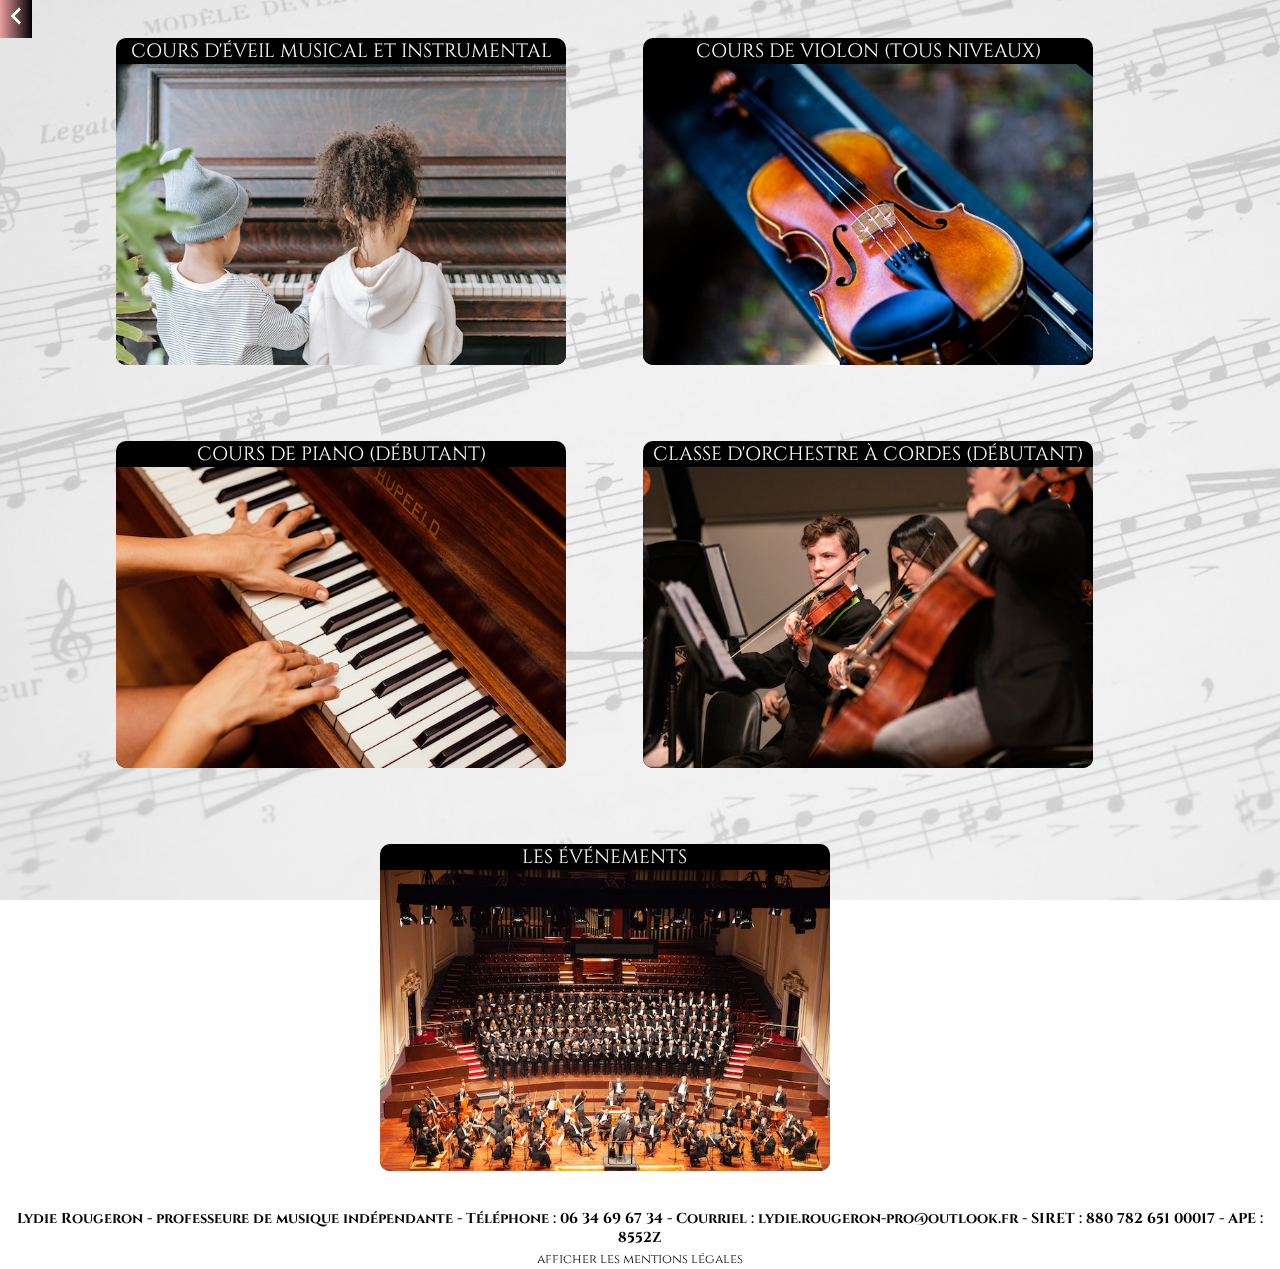
<file: cours.html>
<!DOCTYPE html>
<html lang="fr">

<head>
    <title>Cours de musique en Creuse - Ahun et Evaux les Bains</title>
    <meta charset="UTF-8">
    <meta name="description" content="Apprenez le violon ou le piano à votre rythme. Pour les plus petits nous donnons des cours d'éveil musical ou instrumental">
    <meta name="robots" content="follow">
    <meta name="viewport" content="width=device-width, initial-scale=1">
    <link rel="stylesheet" href="style.css" />
    <link rel="preconnect" href="https://fonts.googleapis.com">
    <link rel="preconnect" href="https://fonts.gstatic.com" crossorigin>
    <link href="https://fonts.googleapis.com/css2?family=Cinzel:wght@400;700&display=swap" rel="stylesheet">
</head>

<body>
    <header>
        <div class="cover-course">
            <img src="./images/partition-hd.jpg" alt="partition-cover">
        </div>
        <div class="return">
            <a href="./index.html">
                <img src="./images/arrow-left-s-line.svg" alt="retour acceuil">
            </a>
        </div>
    </header>
    <main class="main-course">
        <nav class="nav-course">
            <div class="course">
                <a href="./eveil.html">
                    <em>Cours d'éveil musical et instrumental</em>
                    <img src="./images/eveil-sd.jpg" alt="éveil musical et instrumental">
                </a>
            </div>
            <div class="course">
                <a href="./violon.html">
                    <em>Cours de violon (tous niveaux)</em>
                    <img src="./images/violon-sd.jpg" alt="cours de violon tous niveaux">
                </a>
            </div>
            <div class="course">
                <a href="./piano.html">
                    <em>Cours de piano (débutant)</em>
                    <img src="./images/piano-sd.jpg" alt="cours de piano débutants">
                </a>
            </div>
            <div class="course">
                <a href="./orchestre.html">
                    <em>Classe d'orchestre à cordes (débutant)</em>
                    <img src="./images/orchestre-sd.jpg" alt="classe d'orchestre débutant à corde">
                </a>
            </div>
            <div class="course">
                <a href="./events.html">
                    <em>Les événements</em>
                    <img src="./images/events-sd.jpg" alt="nos énévements">
                </a>
            </div>
        </nav>
    </main>
    <footer class="footer-course">
        <div class="footer">
            Lydie Rougeron - professeure de musique indépendante - Téléphone : 06 34 69 67 34 - Courriel : lydie.rougeron-pro@outlook.fr - SIRET : 880 782 651 00017 - APE : 8552Z
        </div>
        <div class=" terms "><a href="mentions.html ">afficher les mentions légales</a></div>
    </footer>
</body>

</html>
</file>
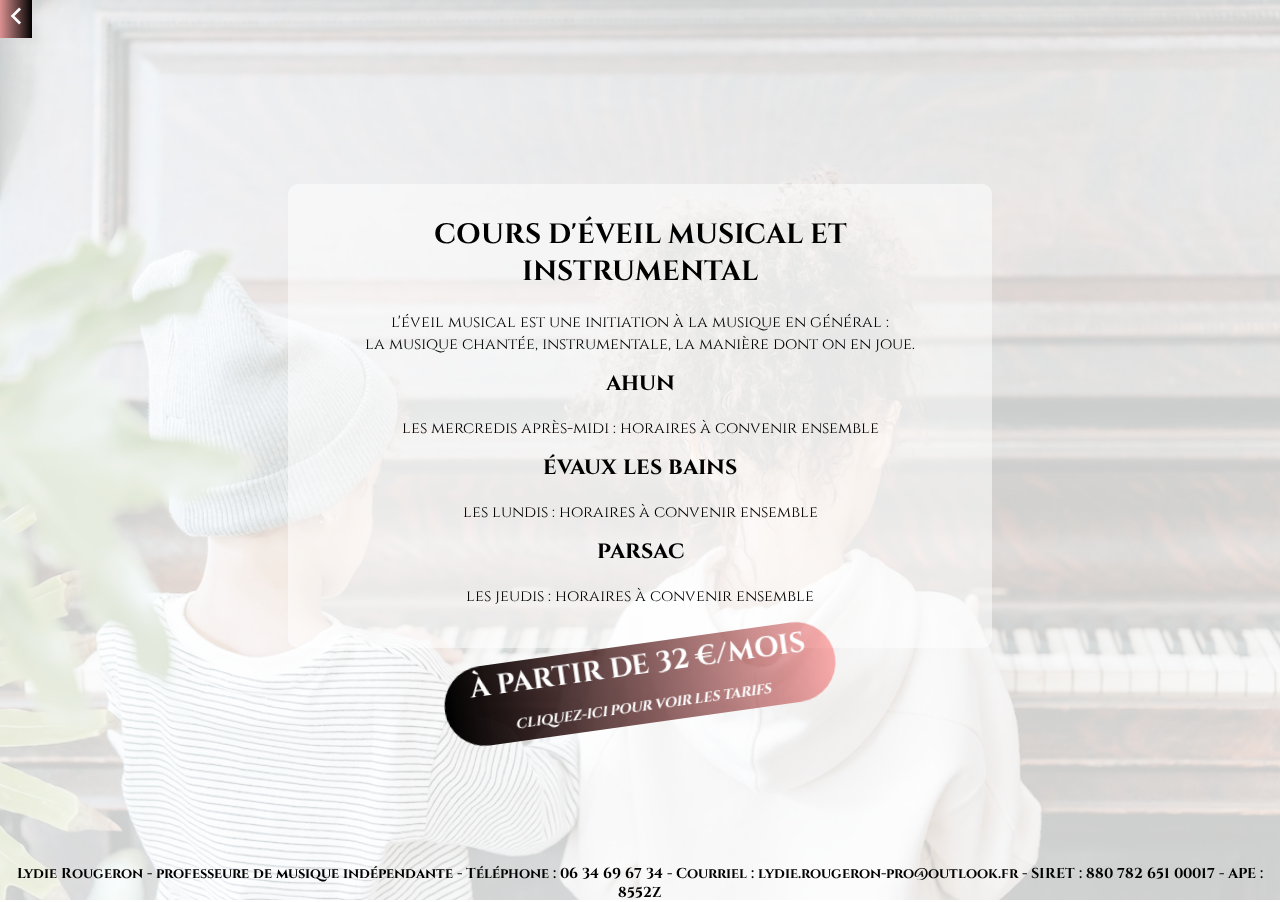
<file: eveil.html>
<!DOCTYPE html>
<html lang="fr">

<head>
    <title>Cours de musique en Creuse - Ahun, Evaux les Bains et Parsac</title>
    <meta charset="UTF-8">
    <meta name="description" content="Apprenez le violon ou le piano à votre rythme. Pour les plus petits nous donnons des cours d'éveil musical ou instrumental">
    <meta name="robots" content="follow">
    <meta name="viewport" content="width=device-width, initial-scale=1">
    <link rel="stylesheet" href="style.css" />
    <link rel="preconnect" href="https://fonts.googleapis.com">
    <link rel="preconnect" href="https://fonts.gstatic.com" crossorigin>
    <link href="https://fonts.googleapis.com/css2?family=Cinzel:wght@400;700&display=swap" rel="stylesheet">
</head>

<body>
    <header>
        <div class="cover-course">
            <img src="./images/eveil-hd.jpg" alt="Awakening cover">
        </div>
        <div class="return">
            <a href="./cours.html">
                <img src="./images/arrow-left-s-line.svg" alt="retour acceuil">
            </a>
        </div>
    </header>
    <main class="main-frame frame-position">
        <div class="frame">
            <h1>cours d'éveil musical et instrumental</h1>
            <p>l'éveil musical est une initiation à la musique en général : <br/> la musique chantée, instrumentale, la manière dont on en joue.</p>
            <h2>ahun</h2>
            <p>les mercredis après-midi : horaires à convenir ensemble</p>
            <h2>évaux les bains</h2>
            <p>les lundis : horaires à convenir ensemble</p>
            <h2>parsac</h2>
            <p>les jeudis : horaires à convenir ensemble</p>
        </div>
        <a class="price-eveil price" href="./tarifs.html" alt="cliquez-ici pour voir tous les tarifs">
            <div>
                <p>à partir de 32 €/mois</p>
                <i>cliquez-ici pour voir les tarifs</i>
            </div>
        </a>
    </main>
    <footer class="footer-frame">
        <div class="footer">
            Lydie Rougeron - professeure de musique indépendante - Téléphone : 06 34 69 67 34 - Courriel : lydie.rougeron-pro@outlook.fr - SIRET : 880 782 651 00017 - APE : 8552Z
        </div>
    </footer>
</body>

</html>
</file>
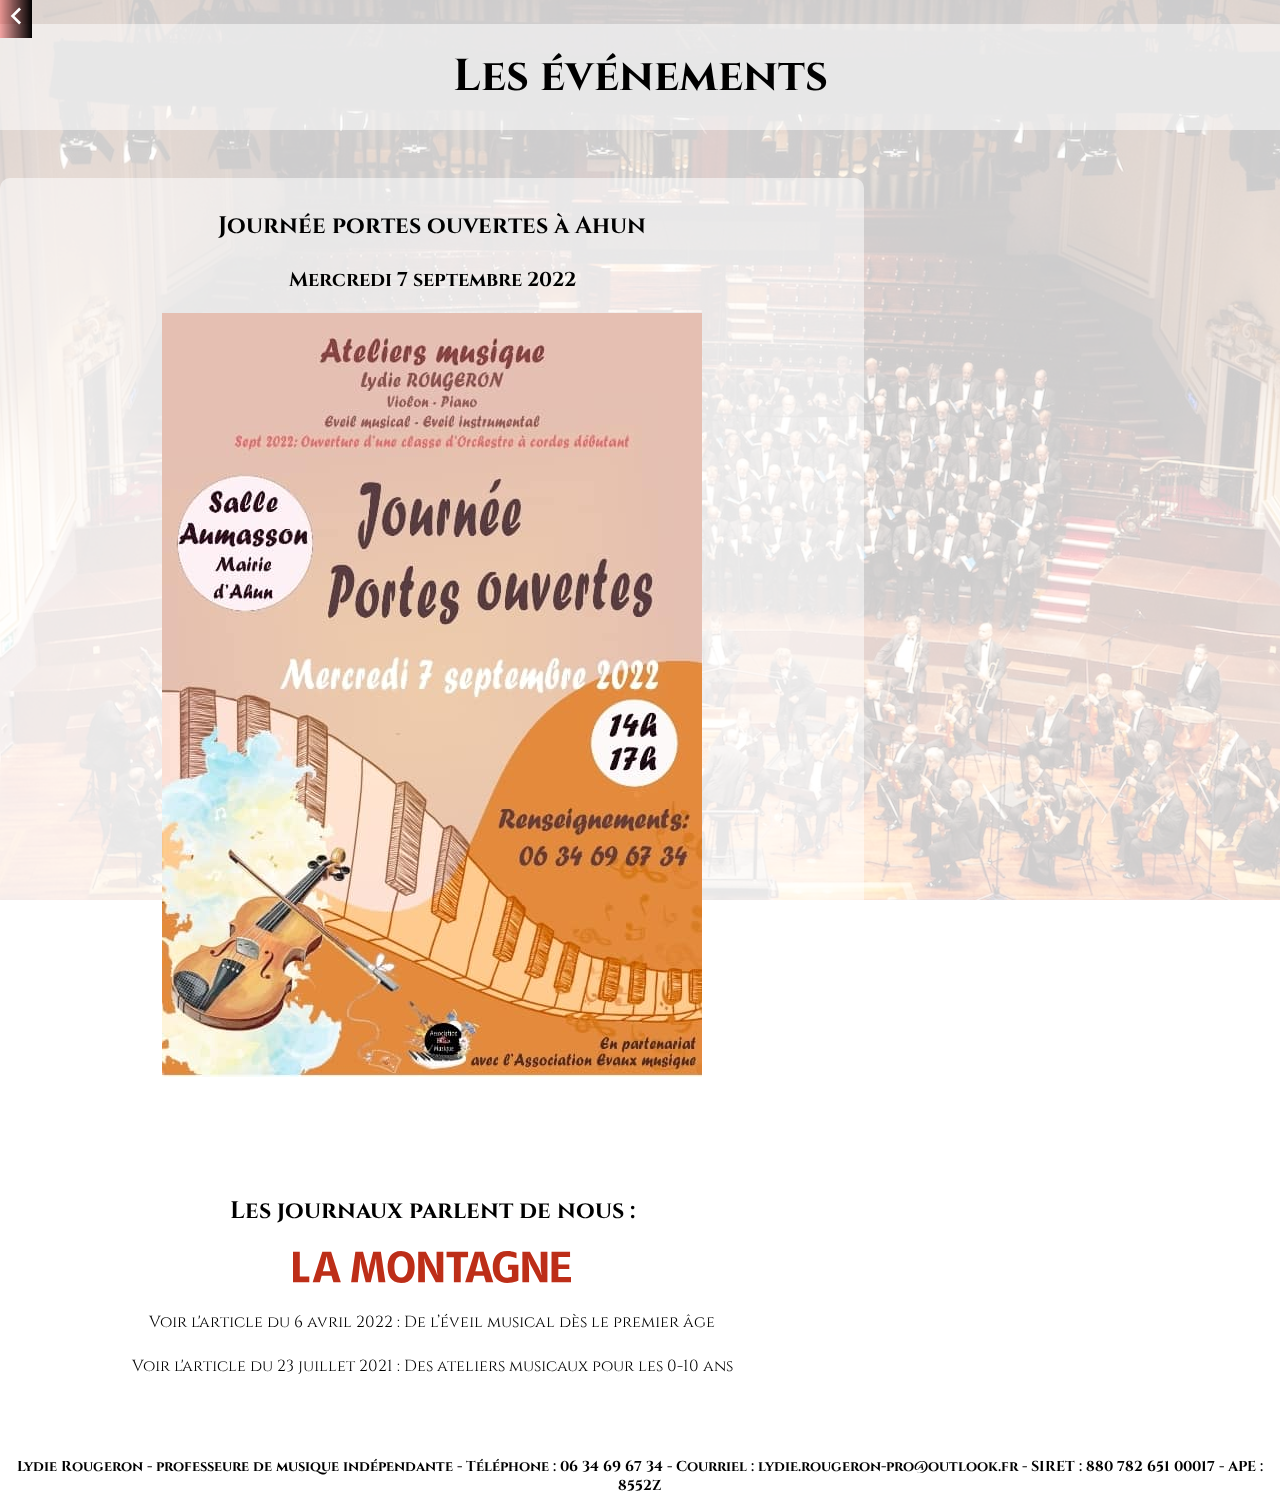
<file: events.html>
<!DOCTYPE html>
<html lang="fr">

<head>
    <title>Cours de musique en Creuse - Ahun et Evaux les Bains</title>
    <meta charset="UTF-8">
    <meta name="description" content="Apprenez le violon ou le piano à votre rythme. Pour les plus petits nous donnons des cours d'éveil musical ou instrumental">
    <meta name="robots" content="follow">
    <meta name="viewport" content="width=device-width, initial-scale=1">
    <link rel="stylesheet" href="style.css" />
    <link rel="preconnect" href="https://fonts.googleapis.com">
    <link rel="preconnect" href="https://fonts.gstatic.com" crossorigin>
    <link href="https://fonts.googleapis.com/css2?family=Cinzel:wght@400;700&display=swap" rel="stylesheet">
</head>

<body>
    <header>
        <div class="cover-course">
            <img src="./images/events-hd.jpg" alt="orchestre cover">
        </div>
        <div class="return">
            <a href="./cours.html">
                <img src="./images/arrow-left-s-line.svg" alt="retour acceuil">
            </a>
        </div>
    </header>
    <main class="blog">
        <div class="title-events">
            <h1>Les événements</h1>
        </div>
        <div class="events">
            <article class="article">
                <h2>Journée portes ouvertes à Ahun</h2>
                <h3>Mercredi 7 septembre 2022</h3>
                <img src="./images/Portes-ouvertes-09-2022.jpg" alt="portes ouvertes ahun 2022" />
            </article>
            <article class=" article articles-newspapers">
                <h2>Les journaux parlent de nous :</h2>
                <img class="newspapers" src="./images/logoLaMontagne.svg" alt="logo La Montagne" />
                <br/>
                <br/>
                <p>
                    <a href="https://www.lamontagne.fr/ahun-23150/actualites/de-leveil-musical-des-le-premier-age_14111161/" target="_blank">Voir l'article du 6 avril 2022 : De l’éveil musical dès le premier âge
                    </a>
                    <br/>
                    <br/>
                    <a href="https://www.lamontagne.fr/evaux-les-bains-23110/loisirs/des-ateliers-musicaux-pour-les-0-10-ans_13988581/" target="_blank">Voir l'article du 23 juillet 2021 : Des ateliers musicaux pour les 0-10 ans
                    </a>
                </p>
            </article>
        </div>
    </main>
    <footer>
        <div class="footer">
            Lydie Rougeron - professeure de musique indépendante - Téléphone : 06 34 69 67 34 - Courriel : lydie.rougeron-pro@outlook.fr - SIRET : 880 782 651 00017 - APE : 8552Z
        </div>
    </footer>
</body>

</html>
</file>
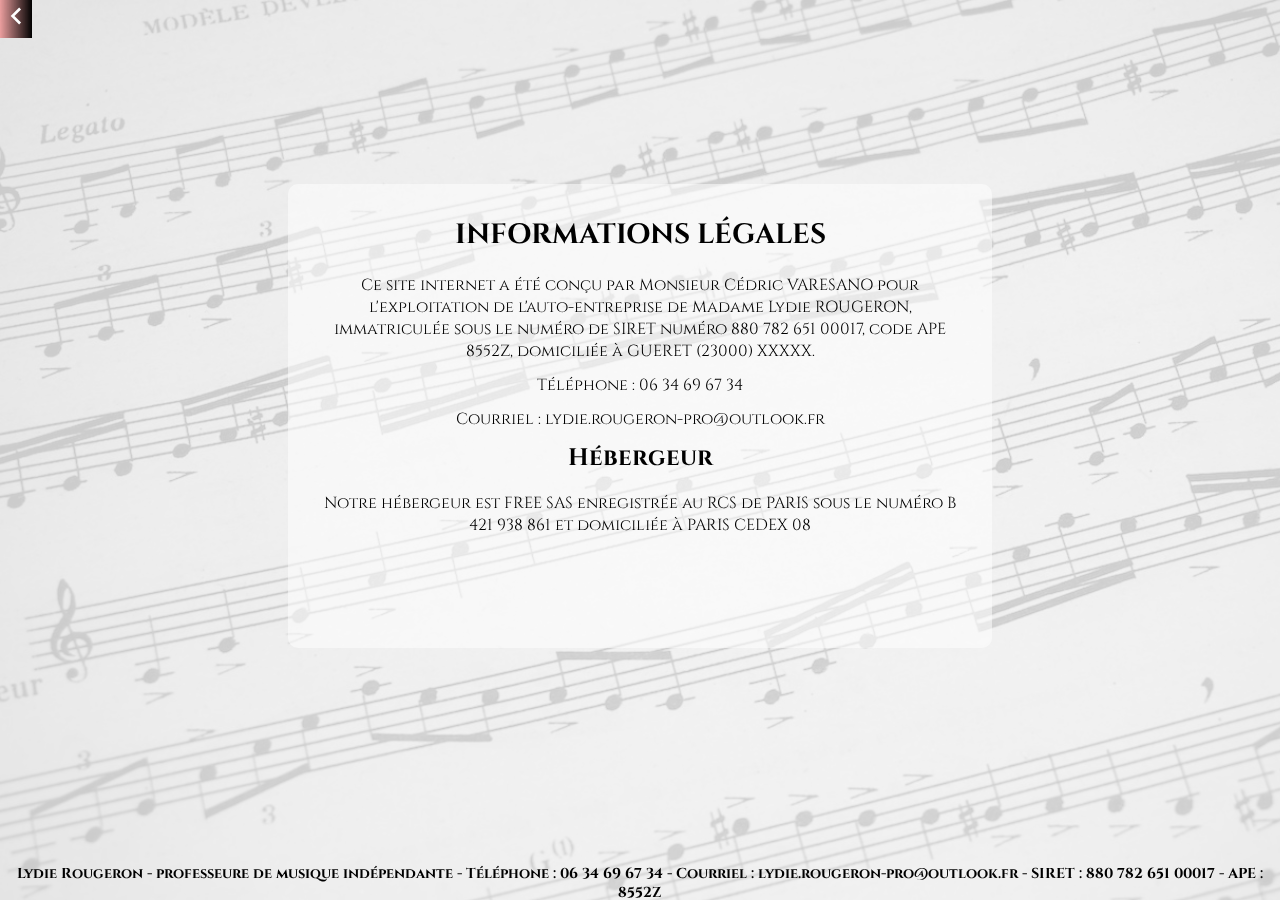
<file: mentions.html>
<!DOCTYPE html>
<html lang="fr">

<head>
    <title>Mentions légales</title>
    <meta charset="UTF-8">
    <meta name="description" content="Apprenez le violon ou le piano à votre rythme. Pour les plus petits nous donnons des cours d'éveil musical ou instrumental">
    <meta name="robots" content="follow">
    <meta name="viewport" content="width=device-width, initial-scale=1">
    <link rel="stylesheet" href="style.css" />
    <link rel="preconnect" href="https://fonts.googleapis.com">
    <link rel="preconnect" href="https://fonts.gstatic.com" crossorigin>
    <link href="https://fonts.googleapis.com/css2?family=Cinzel:wght@400;700&display=swap" rel="stylesheet">
</head>

<body>
    <header>
        <div class="cover-course">
            <img src="./images/partition-hd.jpg" alt="partition-cover">
        </div>
        <div class="return">
            <a href="./cours.html">
                <img src="./images/arrow-left-s-line.svg" alt="retour acceuil">
            </a>
        </div>
    </header>
    <main class="main-frame frame-position">
        <div class="frame">
            <h1>Informations légales</h1>
            <p>Ce site internet a été conçu par Monsieur Cédric VARESANO pour l'exploitation de l'auto-entreprise de Madame Lydie ROUGERON, immatriculée sous le numéro de SIRET numéro 880 782 651 00017, code APE 8552Z, domiciliée à GUERET (23000) XXXXX.
            </p>
            <p>Téléphone : 06 34 69 67 34</p>
            <p>Courriel : lydie.rougeron-pro@outlook.fr</p>
            <h2>Hébergeur</h2>
            <p>Notre hébergeur est FREE SAS enregistrée au RCS de PARIS sous le numéro B 421 938 861 et domiciliée à PARIS CEDEX 08</p>
        </div>
    </main>
    <footer class="footer-frame">
        <div class="footer">Lydie Rougeron - professeure de musique indépendante - Téléphone : 06 34 69 67 34 - Courriel : lydie.rougeron-pro@outlook.fr - SIRET : 880 782 651 00017 - APE : 8552Z
        </div>
    </footer>
</body>

</html>
</file>
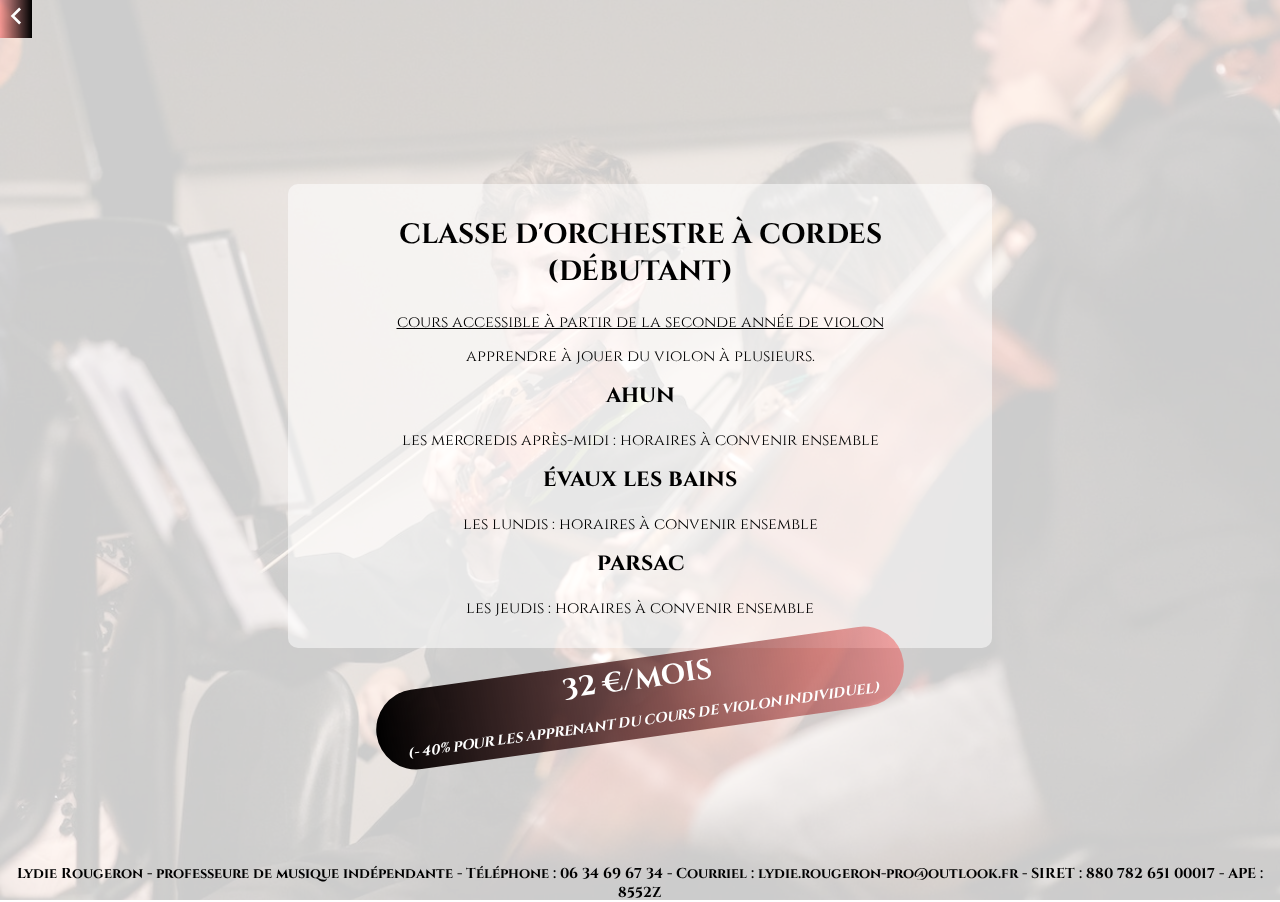
<file: orchestre.html>
<!DOCTYPE html>
<html lang="fr">

<head>
    <title>Cours de musique en Creuse - Ahun, Evaux les Bains et Parsac</title>
    <meta charset="UTF-8">
    <meta name="description" content="Apprenez le violon ou le piano à votre rythme. Pour les plus petits nous donnons des cours d'éveil musical ou instrumental">
    <meta name="robots" content="follow">
    <meta name="viewport" content="width=device-width, initial-scale=1">
    <link rel="stylesheet" href="style.css" />
    <link rel="preconnect" href="https://fonts.googleapis.com">
    <link rel="preconnect" href="https://fonts.gstatic.com" crossorigin>
    <link href="https://fonts.googleapis.com/css2?family=Cinzel:wght@400;700&display=swap" rel="stylesheet">
</head>

<body>
    <header>
        <div class="cover-course">
            <img src="./images/orchestre-hd.jpg" alt="orchestre cover">
        </div>
        <div class="return">
            <a href="./cours.html">
                <img src="./images/arrow-left-s-line.svg" alt="retour acceuil">
            </a>
        </div>
    </header>
    <main class="main-frame frame-position">
        <div class="frame">
            <h1>classe d'orchestre à cordes (débutant)</h1>
            <p><em>cours accessible à partir de la seconde année de violon</em></p>
            <p>apprendre à jouer du violon à plusieurs.</p>
            <h2>ahun</h2>
            <p>les mercredis après-midi : horaires à convenir ensemble</p>
            <h2>évaux les bains</h2>
            <p>les lundis : horaires à convenir ensemble</p>
            <h2>parsac</h2>
            <p>les jeudis : horaires à convenir ensemble</p>
        </div>
        <a class="price-orchestre price" href="./tarifs.html" alt="cliquez-ici pour voir tous les tarifs">
            <div>
                <p>32 €/mois <br/>
                    <i>(- 40% pour les apprenant du cours de violon individuel)
                    </i>
                </p>
            </div>
        </a>
    </main>
    <footer class="footer-frame">
        <div class="footer">
            Lydie Rougeron - professeure de musique indépendante - Téléphone : 06 34 69 67 34 - Courriel : lydie.rougeron-pro@outlook.fr - SIRET : 880 782 651 00017 - APE : 8552Z
        </div>
    </footer>
</body>

</html>
</file>
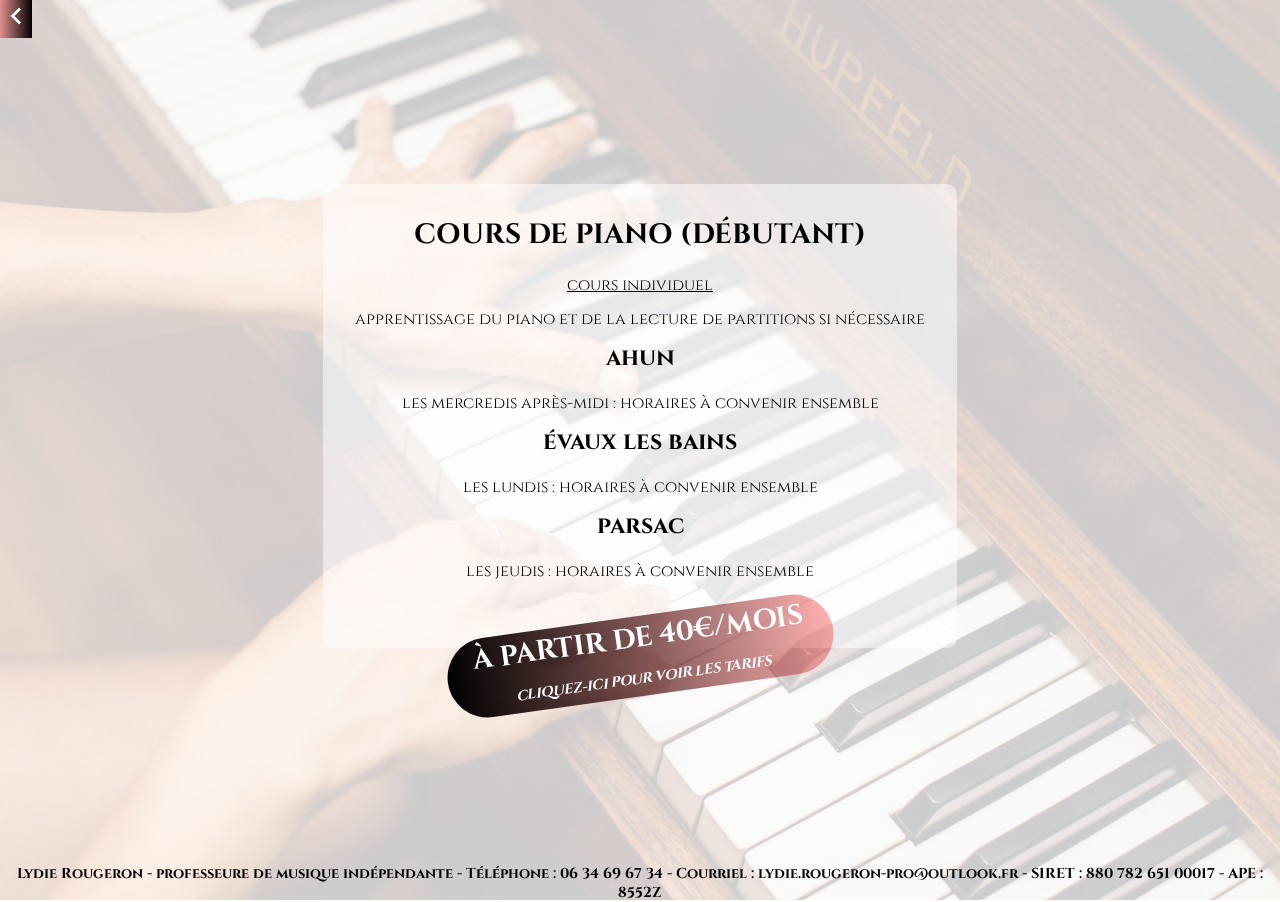
<file: piano.html>
<!DOCTYPE html>
<html lang="fr">

<head>
    <title>Cours de musique en Creuse - Ahun, Evaux les Bains, Parsac</title>
    <meta charset="UTF-8">
    <meta name="description" content="Apprenez le violon ou le piano à votre rythme. Pour les plus petits nous donnons des cours d'éveil musical ou instrumental">
    <meta name="robots" content="follow">
    <meta name="viewport" content="width=device-width, initial-scale=1">
    <link rel="stylesheet" href="style.css" />
    <link rel="preconnect" href="https://fonts.googleapis.com">
    <link rel="preconnect" href="https://fonts.gstatic.com" crossorigin>
    <link href="https://fonts.googleapis.com/css2?family=Cinzel:wght@400;700&display=swap" rel="stylesheet">
</head>

<body>
    <header>
        <div class="cover-course">
            <img src="./images/piano-hd.jpg" alt="Violin cover">
        </div>
        <div class="return">
            <a href="./cours.html">
                <img src="./images/arrow-left-s-line.svg" alt="retour acceuil">
            </a>
        </div>
    </header>
    <main class="main-frame frame-position">
        <div class="frame">
            <h1>cours de piano (débutant)</h1>
            <p><em>cours individuel</em></p>
            <p>apprentissage du piano et de la lecture de partitions si nécessaire</p>
            <h2>ahun</h2>
            <p>les mercredis après-midi : horaires à convenir ensemble</p>
            <h2>évaux les bains</h2>
            <p>les lundis : horaires à convenir ensemble</p>
            <h2>parsac</h2>
            <p>les jeudis : horaires à convenir ensemble</p>
        </div>
        <a class="price-piano price" href="./tarifs.html" alt="cliquez-ici pour voir tous les tarifs">
            <div>
                <p>à partir de 40€/mois</p>
                <i>cliquez-ici pour voir les tarifs</i>
            </div>
        </a>
    </main>
    <footer class="footer-frame">
        <div class="footer">
            Lydie Rougeron - professeure de musique indépendante - Téléphone : 06 34 69 67 34 - Courriel : lydie.rougeron-pro@outlook.fr - SIRET : 880 782 651 00017 - APE : 8552Z
        </div>
    </footer>
</body>

</html>
</file>
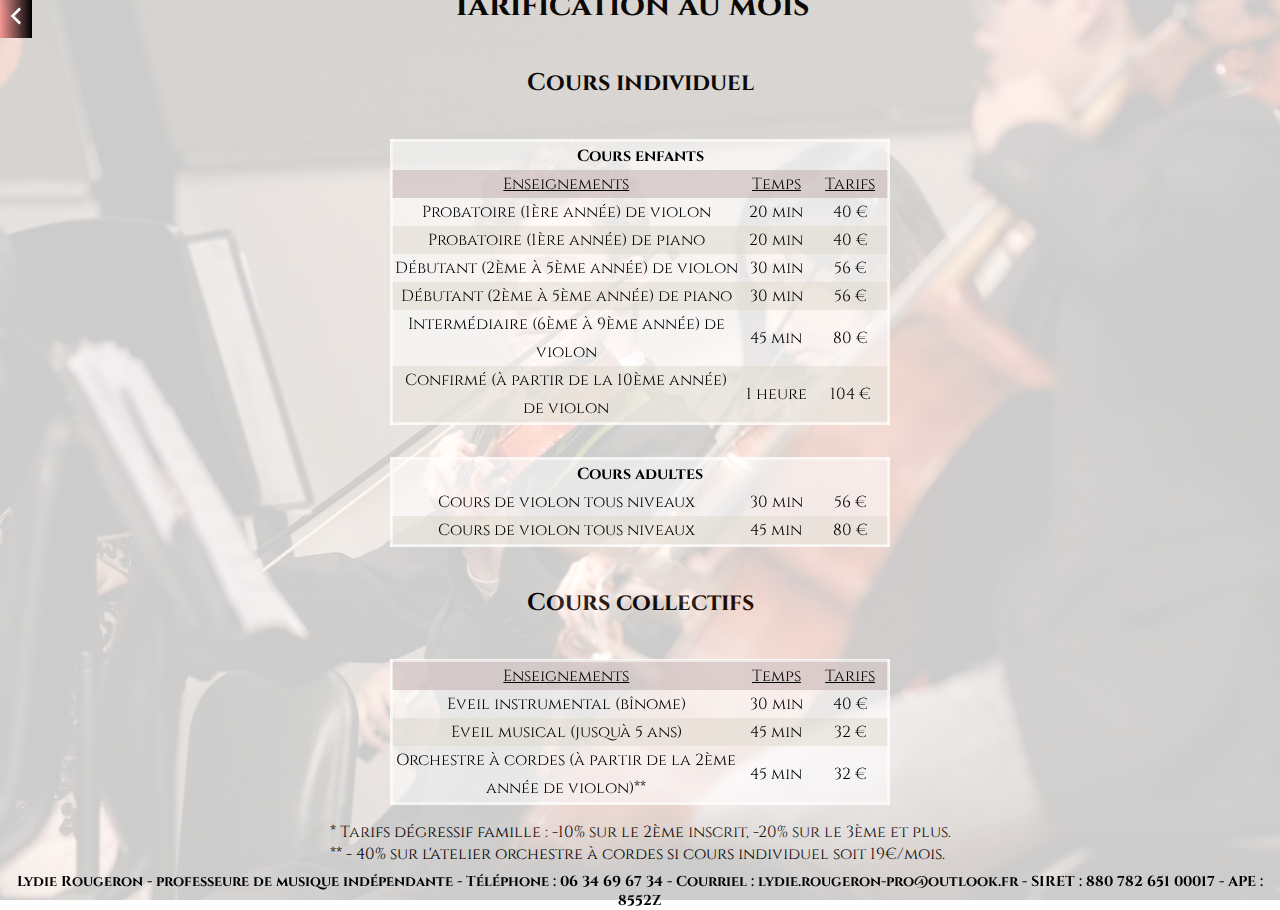
<file: tarifs.html>
<!DOCTYPE html>
<html lang="fr">

<head>
    <title>Cours de musique en Creuse - Ahun, Evaux les Bains et Parsac</title>
    <meta charset="UTF-8">
    <meta name="description" content="Apprenez le violon ou le piano à votre rythme. Pour les plus petits nous donnons des cours d'éveil musical ou instrumental">
    <meta name="robots" content="follow">
    <meta name="viewport" content="width=device-width, initial-scale=1">
    <link rel="stylesheet" href="style.css" />
    <link rel="preconnect" href="https://fonts.googleapis.com">
    <link rel="preconnect" href="https://fonts.gstatic.com" crossorigin>
    <link href="https://fonts.googleapis.com/css2?family=Cinzel:wght@400;700&display=swap" rel="stylesheet">
</head>

<body>
    <header>
        <div class="cover-course">
            <img src="./images/orchestre-hd.jpg" alt="orchestre cover">
        </div>
        <div class="return">
            <a href="./cours.html">
                <img src="./images/arrow-left-s-line.svg" alt="retour acceuil">
            </a>
        </div>
    </header>
    <main class="main-frame-prices list-prices">
        <h1>Tarification au mois *</h1>
        <h2>Cours individuel</h2>
        <table class="table-prices">
            <th colspan="3" width="100%">Cours enfants</th>
            <tr class="ligne-category">
                <td class="title-table" width="70%">Enseignements</td>
                <td class="title-table" width="15%">Temps</td>
                <td class="title-table" width="15%">Tarifs</td>
            </tr>
            <tr>
                <td width="70%">Probatoire (1ère année) de violon</td>
                <td width="15%">20 min</td>
                <td width="15%">40 €</td>
            </tr>
            <tr class="ligne-table">
                <td>Probatoire (1ère année) de piano</td>
                <td>20 min</td>
                <td>40 €</td>
            </tr>
            <tr>
                <td>Débutant (2ème à 5ème année) de violon</td>
                <td>30 min</td>
                <td>56 €</td>
            </tr>
            <tr class="ligne-table">
                <td>Débutant (2ème à 5ème année) de piano</td>
                <td>30 min</td>
                <td>56 €</td>
            </tr>
            <tr>
                <td>Intermédiaire (6ème à 9ème année) de violon</td>
                <td>45 min</td>
                <td>80 €</td>
            </tr>
            <tr class="ligne-table">
                <td>Confirmé (à partir de la 10ème année) de violon</td>
                <td>1 heure</td>
                <td>104 €</td>
            </tr>
        </table>
        <table class="table-prices">
            <th colspan="3" width="100%">Cours adultes</th>
            <tr>
                <td width="70%">Cours de violon tous niveaux</td>
                <td width="15%">30 min</td>
                <td width="15%">56 €</td>
            </tr>
            <tr class="ligne-table">
                <td>Cours de violon tous niveaux</td>
                <td>45 min</td>
                <td>80 €</td>
            </tr>
        </table>
        <h2>Cours collectifs</h2>
        <table class="table-prices">
            <tr class="ligne-category">
                <td class="title-table">Enseignements</td>
                <td class="title-table">Temps</td>
                <td class="title-table">Tarifs</td>
            </tr>
            <tr>
                <td width="70%">Eveil instrumental (bînome)</td>
                <td width="15%">30 min</td>
                <td width="15%">40 €</td>
            </tr>
            <tr class="ligne-table">
                <td>Eveil musical (jusquà 5 ans)</td>
                <td>45 min</td>
                <td>32 €</td>
            </tr>
            <tr>
                <td>Orchestre à cordes (à partir de la 2ème année de violon)**</td>
                <td>45 min</td>
                <td>32 €</td>
            </tr>
        </table>
        <p>* Tarifs dégressif famille : -10% sur le 2ème inscrit, -20% sur le 3ème et plus.
            <br/> ** - 40% sur l'atelier orchestre à cordes si cours individuel soit 19€/mois.
        </p>
    </main>
    <footer class="footer-frame-prices">
        <div class="footer">
            Lydie Rougeron - professeure de musique indépendante - Téléphone : 06 34 69 67 34 - Courriel : lydie.rougeron-pro@outlook.fr - SIRET : 880 782 651 00017 - APE : 8552Z
        </div>
    </footer>
</body>

</html>
</file>
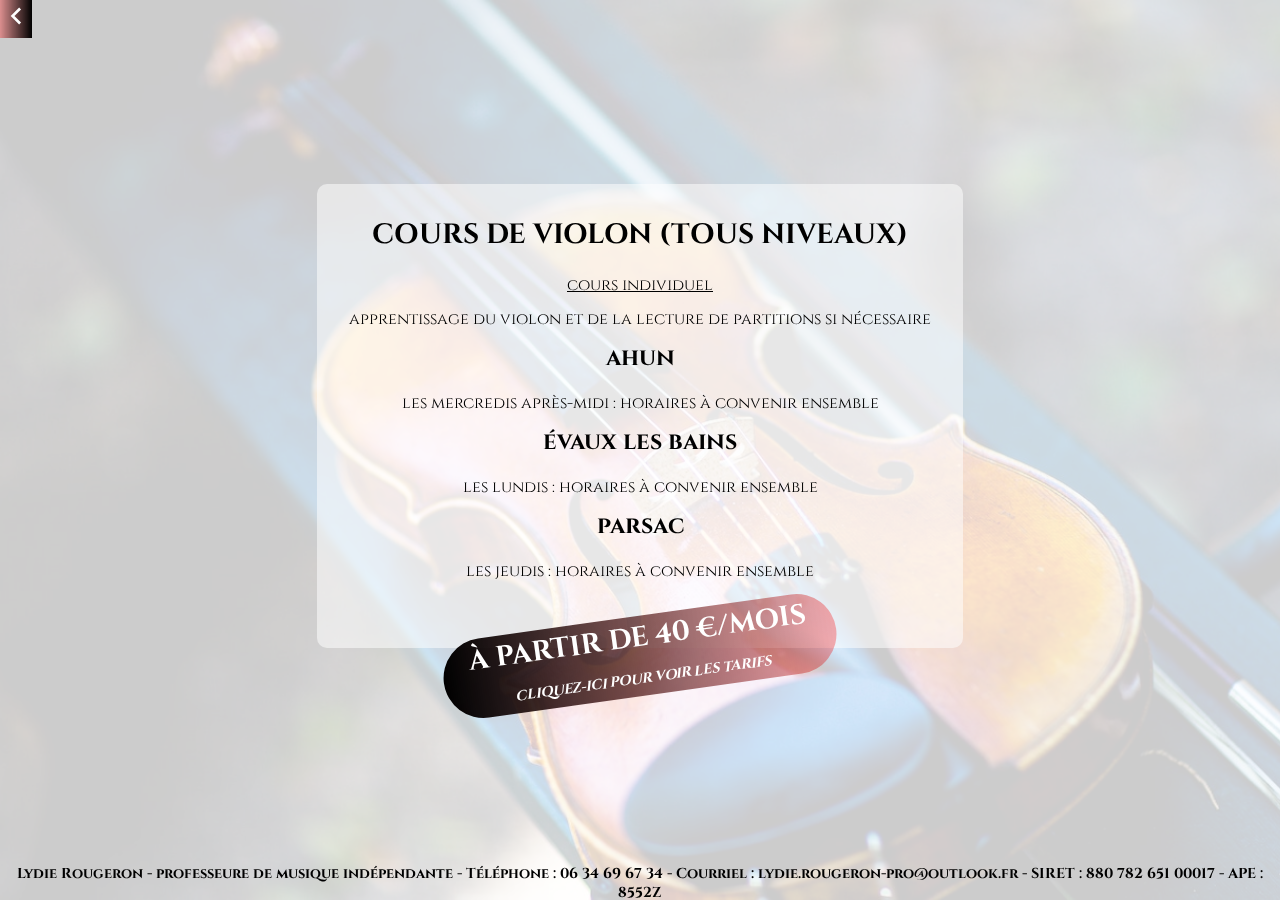
<file: violon.html>
<!DOCTYPE html>
<html lang="fr">

<head>
    <title>Cours de musique en Creuse - Ahun, Evaux les Bains et Parsac</title>
    <meta charset="UTF-8">
    <meta name="description" content="Apprenez le violon ou le piano à votre rythme. Pour les plus petits nous donnons des cours d'éveil musical ou instrumental">
    <meta name="robots" content="follow">
    <meta name="viewport" content="width=device-width, initial-scale=1">
    <link rel="stylesheet" href="style.css" />
    <link rel="preconnect" href="https://fonts.googleapis.com">
    <link rel="preconnect" href="https://fonts.gstatic.com" crossorigin>
    <link href="https://fonts.googleapis.com/css2?family=Cinzel:wght@400;700&display=swap" rel="stylesheet">
</head>

<body>
    <header>
        <div class="cover-course">
            <img src="./images/violon-hd.jpg" alt="Violin cover">
        </div>
        <div class="return">
            <a href="./cours.html">
                <img src="./images/arrow-left-s-line.svg" alt="retour acceuil">
            </a>
        </div>
    </header>
    <main class="main-frame frame-position">
        <div class="frame">
            <h1>cours de violon (tous niveaux)</h1>
            <p><em>cours individuel</em></p>
            <p>apprentissage du violon et de la lecture de partitions si nécessaire</p>
            <h2>ahun</h2>
            <p>les mercredis après-midi : horaires à convenir ensemble</p>
            <h2>évaux les bains</h2>
            <p>les lundis : horaires à convenir ensemble</p>
            <h2>parsac</h2>
            <p>les jeudis : horaires à convenir ensemble</p>
        </div>
        <a class="price-violon price" href="./tarifs.html" alt="cliquez-ici pour voir tous les tarifs">
            <div>
                <p> à partir de 40 €/mois</p>
                <i>cliquez-ici pour voir les tarifs</i>
            </div>
        </a>
    </main>
    <footer class="footer-frame">
        <div class="footer">
            Lydie Rougeron - professeure de musique indépendante - Téléphone : 06 34 69 67 34 - Courriel : lydie.rougeron-pro@outlook.fr - SIRET : 880 782 651 00017 - APE : 8552Z
        </div>
    </footer>
</body>

</html>
</file>
<file: style.css>
/*Index page*/

* {
    margin: 0;
    padding: 0;
}

.cover {
    display: flex;
    flex-direction: row;
    align-items: center;
}

.name {
    position: absolute;
    color: white;
    font-family: 'Dancing Script', cursive;
    font-size: 32px;
    align-self: flex-start;
    text-align: center;
    line-height: 1em;
    padding-top: 1em;
    padding-left: 0.25em;
    rotate: 320deg;
}


/*futur lien présentation professeur*/

.name strong {
    text-decoration: none;
    font-style: normal;
    font-weight: 400;
}


/*------------------------*/

.background-video {
    display: flex;
    height: 100vh;
    width: 100vw;
    object-fit: cover;
    z-index: -1;
}

.content,
.content button {
    font-family: 'Cinzel', serif;
    text-transform: uppercase;
    font-weight: 700;
    color: white;
}

.content {
    position: absolute;
    color: white;
    font-size: 16px;
    z-index: 1;
    text-align: center;
    width: 100%;
    margin-top: 2em;
}

.content button {
    min-height: 2.5em;
    width: 300px;
    border-radius: 100px;
    font-size: 16px;
    background: rgba(255, 255, 255, 0.301);
    margin-top: 1em;
}

.content button:hover {
    background: linear-gradient(90deg, rgba(255, 0, 0, 0.301), black);
}

@media screen and (min-width:1130px) {
    .name {
        font-size: 3em;
        padding-top: 2em;
        padding-left: 0.5em;
    }
    .content {
        margin-top: 0;
        font-size: 2em;
    }
    .content button {
        height: 50px;
        width: 500px;
        font-size: 0.5em;
        margin-top: 0;
    }
}


/*Course page (cours)*/

body {
    font-family: 'Cinzel', serif;
}

.main-course {
    min-height: 55em;
}

.footer-course {
    min-height: 2em;
}

.cover-course {
    position: absolute;
}

.cover-course img {
    position: fixed;
    object-fit: cover;
    width: 100vw;
    height: 100vh;
    opacity: 0.2;
    z-index: 0;
}

.return {
    position: absolute;
    background-color: black;
    z-index: 3;
}

.return img {
    width: 30px;
}

.return:hover {
    background: linear-gradient(90deg, rgba(255, 0, 0, 0.301), black);
}

.nav-course {
    max-width: 90%;
    position: relative;
    z-index: 1;
    text-align: center;
    padding-left: 1.5em;
    padding-top: 2em;
    padding-bottom: 2em;
    font-size: 16px;
}

.nav-course img {
    max-width: 100%;
}

.course a {
    text-decoration: none;
    color: white;
    display: flex;
    flex-direction: column;
    justify-content: center;
}

.course em {
    font-style: normal;
    text-transform: uppercase;
}

.course {
    background-color: black;
    border-radius: 10px;
    margin: 20px;
}

.course img {
    border-bottom-left-radius: 10px;
    border-bottom-right-radius: 10px;
}

.course:hover {
    background: linear-gradient(90deg, rgba(255, 0, 0, 0.301), black);
}


/*Footer and terms* all pages ends*/

.footer,
.terms {
    position: relative;
    z-index: 1;
    text-align: center;
}

.footer {
    font-weight: 700;
    font-size: 0.90em;
    margin-left: 1em;
    margin-right: 1em;
}

.terms a {
    text-decoration: none;
    color: black;
    font-size: 16px;
}


/*------------------*/

@media screen and (min-width:1130px) {
    .return img {
        width: 2em;
    }
    .nav-course {
        display: flex;
        flex-direction: row;
        flex-wrap: wrap;
        justify-content: center;
        gap: 4em;
        font-size: 1.2em;
    }
    .nav-course img {
        max-width: 450px;
    }
    .cover-course img {
        object-position: 0px;
    }
    .course {
        margin: 0;
    }
    .course:hover {
        transform: scale(1.08);
    }
    .footer {
        margin-left: 0;
        margin-right: 0;
    }
    .footer-course,
    .footer-orchestre {
        font-size: 1em;
    }
    .terms a {
        font-size: 0.8em;
    }
}


/*Terms page (mentions) and all course (eveil - violon - piano - orchestre)*/

.main-frame {
    height: 40em;
}

.footer-frame {
    height: 2em;
}

.frame-position {
    display: flex;
    flex-direction: row;
    justify-content: center;
    align-items: center;
    margin-left: 1em;
    margin-right: 1em;
    padding-top: 2em;
    padding-bottom: 2em;
}

.frame {
    position: relative;
    z-index: 2;
    text-align: center;
    max-width: 40em;
    min-height: 26em;
    background-color: rgba(255, 255, 255, 0.527);
    border-radius: 10px;
    padding: 2em;
    padding-bottom: 1em;
    margin-bottom: 2em;
}

.frame h1,
.frame h2,
.frame em,
.frame p {
    margin-bottom: 0.75em;
}

.frame h1,
.price {
    font-size: 22px;
    text-transform: uppercase;
}

.frame h2 {
    font-size: 20px;
}

.frame em,
.frame p {
    font-size: 16px;
}

.frame em {
    font-style: normal;
    text-decoration: underline;
}

.price {
    position: absolute;
    z-index: 3;
    text-decoration: none;
    text-align: center;
    background: linear-gradient(90deg, black, rgba(255, 0, 0, 0.301));
    padding-left: 1em;
    padding-right: 1em;
    padding-top: 0.1em;
    padding-bottom: 0.1em;
    color: white;
    font-weight: 700;
    margin-bottom: 2em;
    border-radius: 21em;
    rotate: -8deg;
}

.price-eveil {
    margin-top: 29em;
}

.price-violon {
    margin-top: 26em;
}

.price-piano {
    margin-top: 27em;
}

.price-orchestre {
    margin-top: 32em;
}

.price i {
    font-size: 0.5em;
    text-align: justify;
}

@media screen and (min-width:342px) {
    .price-orchestre {
        margin-top: 27em;
    }
}

@media screen and (min-width: 360px) {
    .price-orchestre {
        margin-top: 28em;
    }
}

@media screen and (min-width:400px) {
    .price-eveil,
    .price-violon {
        margin-top: 26em;
    }
    .price-piano {
        margin-top: 24em;
    }
    .price-orchestre {
        margin-top: 27em;
    }
}

@media screen and (min-width: 450px) {
    .price-orchestre {
        margin-top: 25em;
    }
}

@media screen and (min-width:610px) {
    .price-eveil,
    .price-violon,
    .price-piano,
    .price-orchestre {
        margin-top: 19em;
    }
}

@media screen and (min-width: 1130px) {
    .main-frame {
        height: 50em;
    }
    .footer-frame {
        height: 2em;
    }
    .frame {
        height: 26em;
    }
    .frame h1,
    .price {
        font-size: 1.75em;
    }
    .frame h2 {
        font-size: 1.5em;
    }
    .frame em,
    .frame p {
        font-size: 1em;
    }
    .price {
        margin-top: 20em;
        margin-bottom: 0;
    }
    .price:hover {
        transform: scale(1.08);
    }
    .price-eveil {
        margin-top: 18em;
    }
    .price-violon,
    .price-piano {
        margin-top: 16em;
    }
    .price-orchestre {
        margin-top: 19em;
    }
}


/*Blog (events*/

.blog {
    display: flex;
    flex-direction: row;
    justify-content: center;
    flex-wrap: wrap;
    padding-top: 2em;
    padding-bottom: 0.5em;
    text-align: center;
    gap: 0.20em;
}

.article {
    position: relative;
    width: 90%;
    background-color: rgba(255, 255, 255, 0.527);
    border-radius: 10px;
    padding: 2em;
    padding-bottom: 2em;
    gap: 3em;
    margin-left: 1em;
    margin-right: 1em;
}

.article h2 {
    font-size: 20px;
    margin-bottom: 1em;
}

.article h3 {
    font-size: 16px;
    margin-bottom: 1em;
}

.article img {
    max-width: 12em;
}

.title-events {
    font-size: 18px;
    width: 100%;
}

.events {
    display: flex;
    flex-direction: row;
    flex-wrap: wrap;
    align-items: center;
    gap: 0.25em;
}

.newspapers {
    max-height: 2em;
}

.articles-newspapers a {
    text-decoration: none;
    color: black
}

.articles-newspapers a:hover {
    background: linear-gradient(90deg, grey, rgba(255, 0, 0, 0.301));
    border-radius: 16px;
    padding-left: 1em;
    padding-right: 1em;
}

@media screen and (min-width:1130px) {
    .blog {
        padding-top: 1.5em;
        padding-bottom: 1.5em;
        gap: 3em;
    }
    .article {
        width: 50em;
        margin-left: 0;
        margin-right: 0;
    }
    .article h2 {
        font-size: 1.5em;
    }
    .article h3 {
        font-size: 1.25em;
    }
    .article img {
        max-width: 100%;
    }
    .title-events {
        position: relative;
        font-size: 1.4em;
        background-color: rgba(255, 255, 255, 0.527);
        padding: 1em;
    }
    .events {
        gap: 3em;
        margin-bottom: 1.5em;
    }
}


/*Prices Page (tarifs)*/

.list-prices h1 {
    padding-top: 0.5em;
    padding-bottom: 0.5em;
    text-align: center;
    font-size: 24px;
}

.list-prices h2 {
    font-size: 20px;
}

.list-prices {
    display: flex;
    flex-direction: column;
    align-items: center;
    margin-bottom: 2.5em;
}

.table-prices {
    position: relative;
    text-align: center;
    line-height: 1.75em;
    border-collapse: collapse;
    width: 90%;
    margin: 1em;
    border: 3px solid rgba(255, 255, 255, 0.527);
    background-color: rgba(255, 255, 255, 0.527);
}

.title-table {
    text-decoration: underline;
}

.ligne-category {
    background: rgb(192, 173, 173, 0.527);
}

.ligne-table {
    background: rgb(223, 216, 205, 0.527);
}

.main-frame-prices h2 {
    margin-top: 1em;
    margin-bottom: 1em;
}

.main-frame-prices {
    height: 98%;
    margin-left: 1em;
    margin-right: 1em;
}

.footer-frame-prices {
    height: 2%;
}

@media screen and (min-width: 1130px) {
    .list-prices h1 {
        font-size: 2em;
    }
    .list-prices h2 {
        font-size: 1.5em;
    }
    .list-prices {
        display: flex;
        flex-direction: column;
        align-items: center;
        justify-content: center;
    }
    .table-prices {
        width: 40%;
    }
    .main-frame-prices {
        height: 52em;
    }
}
</file>
